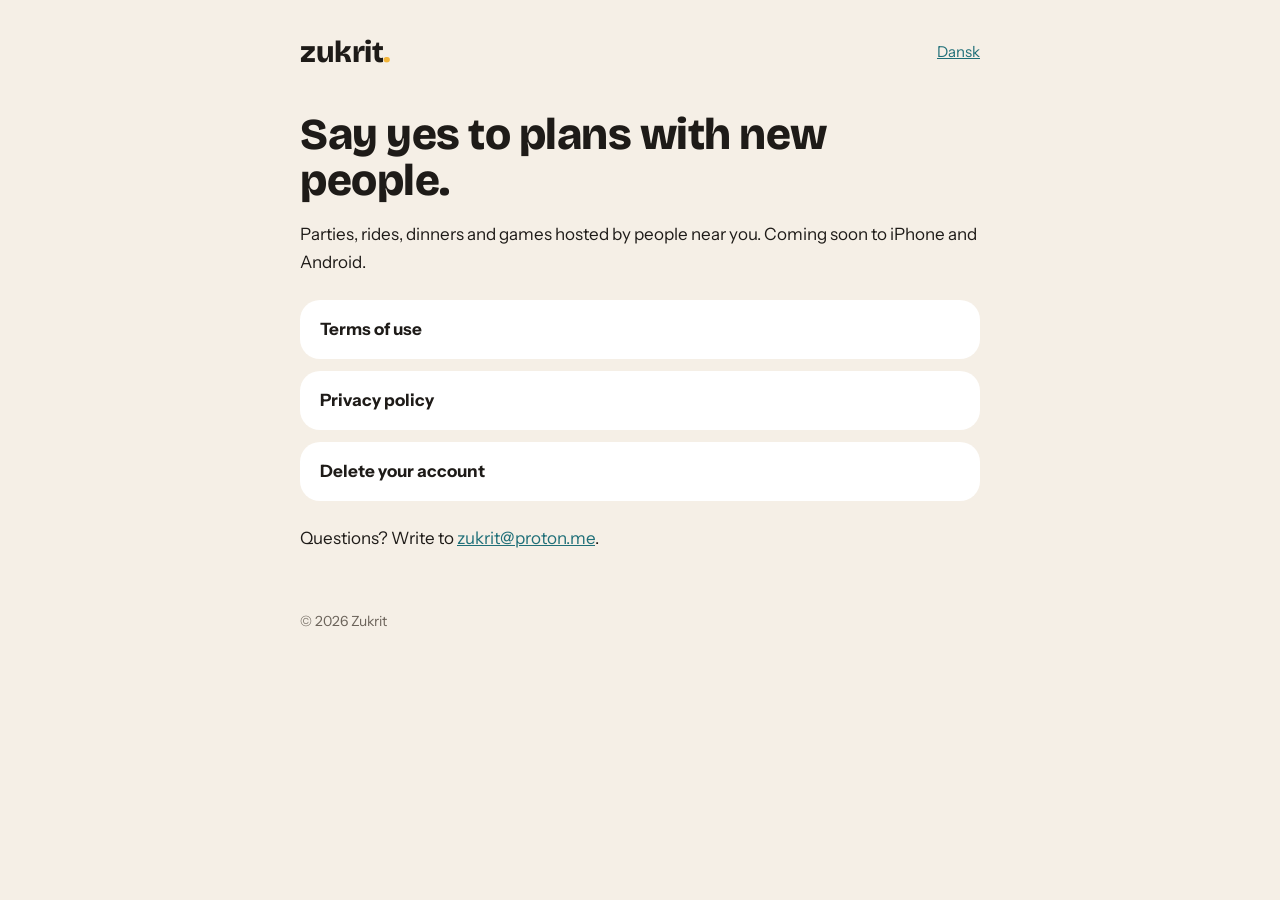
<file: index.html>
<!doctype html>
<html lang="en">
<head>
<meta charset="utf-8">
<meta name="viewport" content="width=device-width, initial-scale=1">
<link rel="preconnect" href="https://fonts.googleapis.com">
<link rel="preconnect" href="https://fonts.gstatic.com" crossorigin>
<link href="https://fonts.googleapis.com/css2?family=Bricolage+Grotesque:wght@700;800&family=Instrument+Sans:wght@400;600;700&display=swap" rel="stylesheet">
<link rel="stylesheet" href="/style.css">
<title>Zukrit</title>
<meta name="description" content="Parties, rides, dinners and games hosted by people near you.">
</head>
<body>
<header>
  <a class="logo" href="/">zukrit<span>.</span></a>
  <a class="lang" href="/da/">Dansk</a>
</header>
<main>
  <h1>Say yes to plans with new people.</h1>
  <p>Parties, rides, dinners and games hosted by people near you. Coming soon to iPhone and Android.</p>
  <ul class="links">
    <li><a href="/terms">Terms of use</a></li>
    <li><a href="/privacy">Privacy policy</a></li>
    <li><a href="/delete-account">Delete your account</a></li>
  </ul>
  <p>Questions? Write to <a href="mailto:zukrit@proton.me">zukrit@proton.me</a>.</p>
</main>
<footer>© 2026 Zukrit</footer>
</body>
</html>
</file>
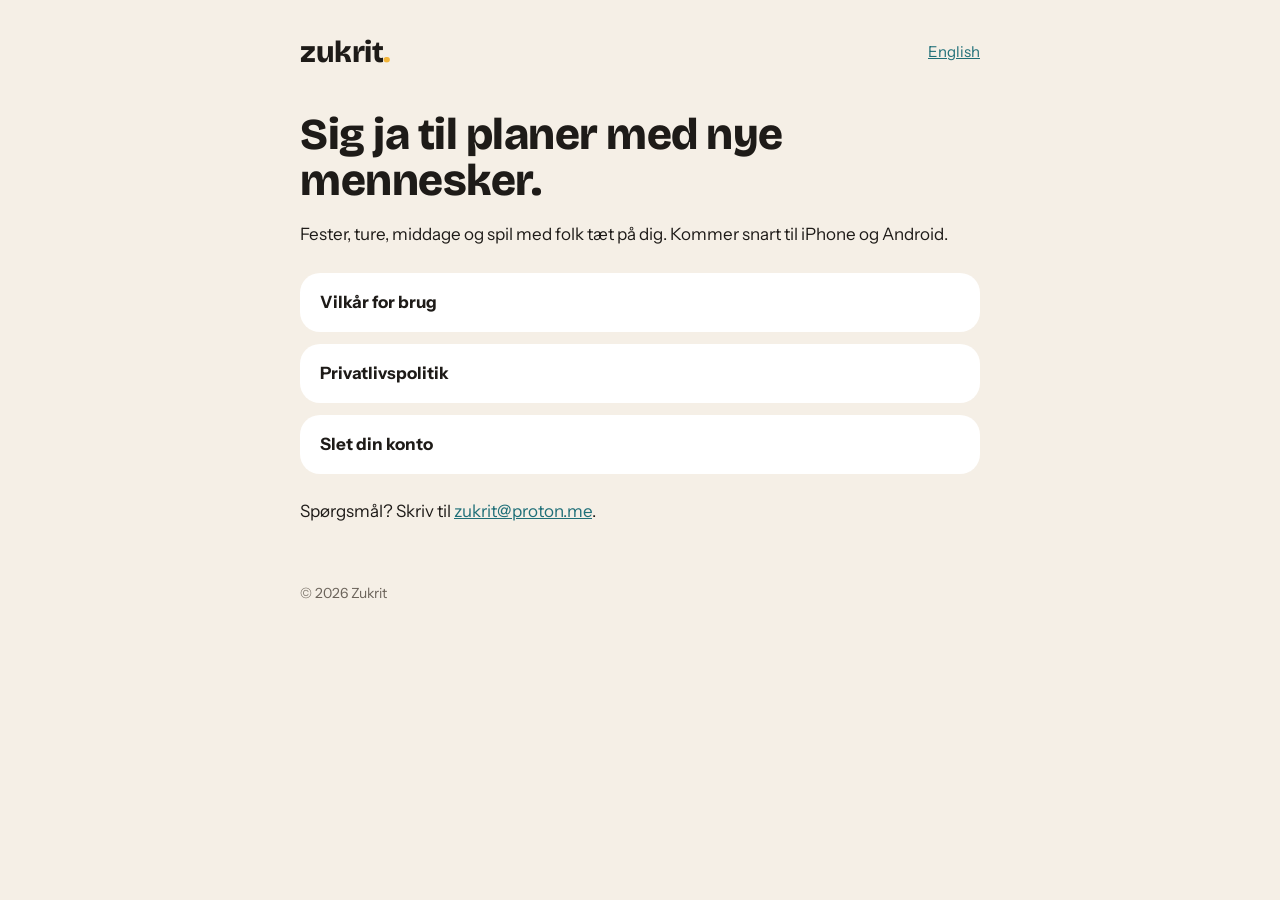
<file: da/index.html>
<!doctype html>
<html lang="da">
<head>
<meta charset="utf-8">
<meta name="viewport" content="width=device-width, initial-scale=1">
<link rel="preconnect" href="https://fonts.googleapis.com">
<link rel="preconnect" href="https://fonts.gstatic.com" crossorigin>
<link href="https://fonts.googleapis.com/css2?family=Bricolage+Grotesque:wght@700;800&family=Instrument+Sans:wght@400;600;700&display=swap" rel="stylesheet">
<link rel="stylesheet" href="/style.css">
<title>Zukrit</title>
<meta name="description" content="Fester, ture, middage og spil med folk tæt på dig.">
</head>
<body>
<header>
  <a class="logo" href="/da/">zukrit<span>.</span></a>
  <a class="lang" href="/">English</a>
</header>
<main>
  <h1>Sig ja til planer med nye mennesker.</h1>
  <p>Fester, ture, middage og spil med folk tæt på dig. Kommer snart til iPhone og Android.</p>
  <ul class="links">
    <li><a href="/da/terms">Vilkår for brug</a></li>
    <li><a href="/da/privacy">Privatlivspolitik</a></li>
    <li><a href="/da/delete-account">Slet din konto</a></li>
  </ul>
  <p>Spørgsmål? Skriv til <a href="mailto:zukrit@proton.me">zukrit@proton.me</a>.</p>
</main>
<footer>© 2026 Zukrit</footer>
</body>
</html>
</file>
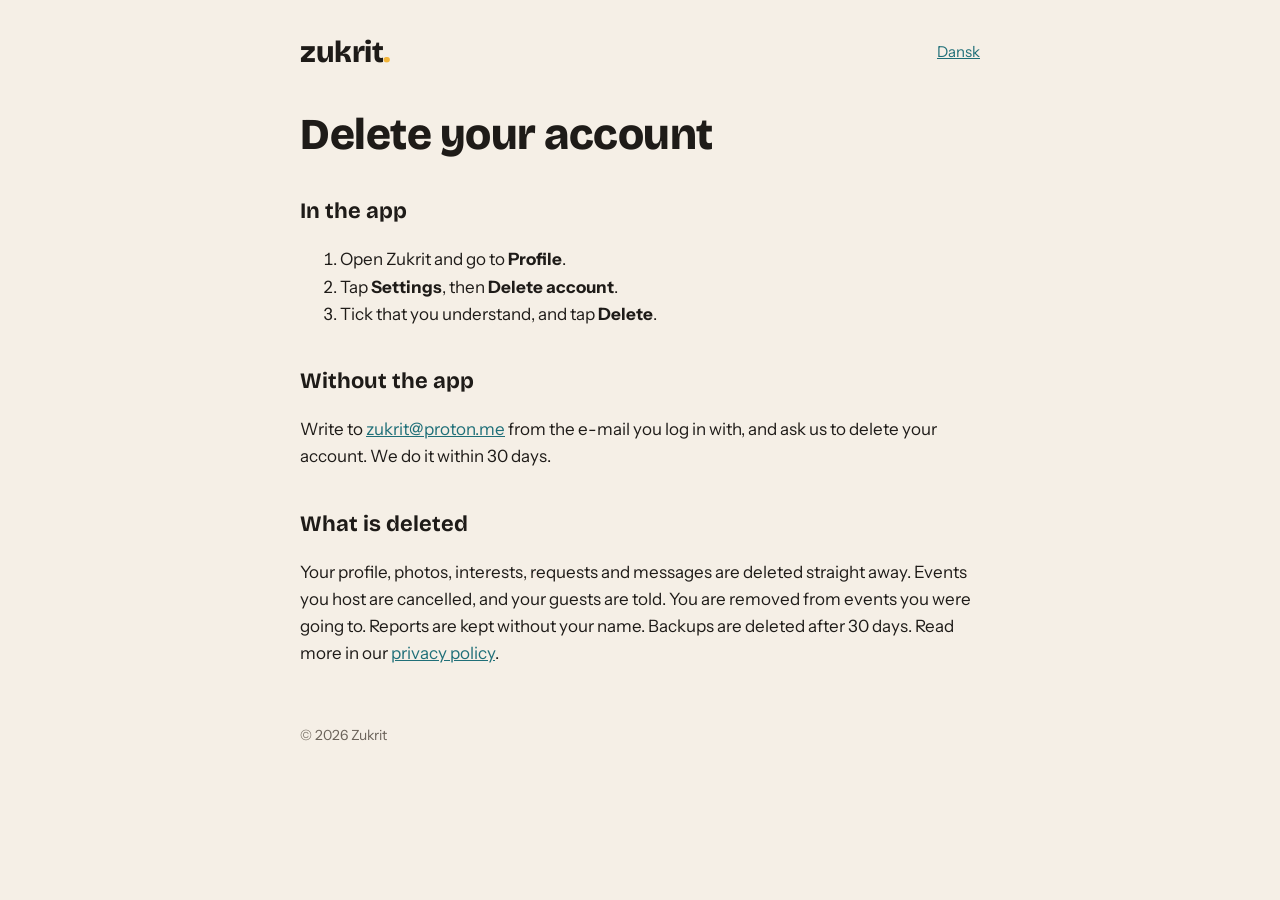
<file: delete-account.html>
<!doctype html>
<html lang="en">
<head>
<meta charset="utf-8">
<meta name="viewport" content="width=device-width, initial-scale=1">
<link rel="preconnect" href="https://fonts.googleapis.com">
<link rel="preconnect" href="https://fonts.gstatic.com" crossorigin>
<link href="https://fonts.googleapis.com/css2?family=Bricolage+Grotesque:wght@700;800&family=Instrument+Sans:wght@400;600;700&display=swap" rel="stylesheet">
<link rel="stylesheet" href="/style.css">
<title>Delete your account · Zukrit</title>
</head>
<body>
<header>
  <a class="logo" href="/">zukrit<span>.</span></a>
  <a class="lang" href="/da/delete-account">Dansk</a>
</header>
<main>
  <h1>Delete your account</h1>
  <h2>In the app</h2>
  <ol>
    <li>Open Zukrit and go to <strong>Profile</strong>.</li>
    <li>Tap <strong>Settings</strong>, then <strong>Delete account</strong>.</li>
    <li>Tick that you understand, and tap <strong>Delete</strong>.</li>
  </ol>
  <h2>Without the app</h2>
  <p>Write to <a href="mailto:zukrit@proton.me">zukrit@proton.me</a> from the e-mail you log in with, and ask us to delete your account. We do it within 30 days.</p>
  <h2>What is deleted</h2>
  <p>Your profile, photos, interests, requests and messages are deleted straight away. Events you host are cancelled, and your guests are told. You are removed from events you were going to. Reports are kept without your name. Backups are deleted after 30 days. Read more in our <a href="/privacy">privacy policy</a>.</p>
</main>
<footer>© 2026 Zukrit</footer>
</body>
</html>
</file>
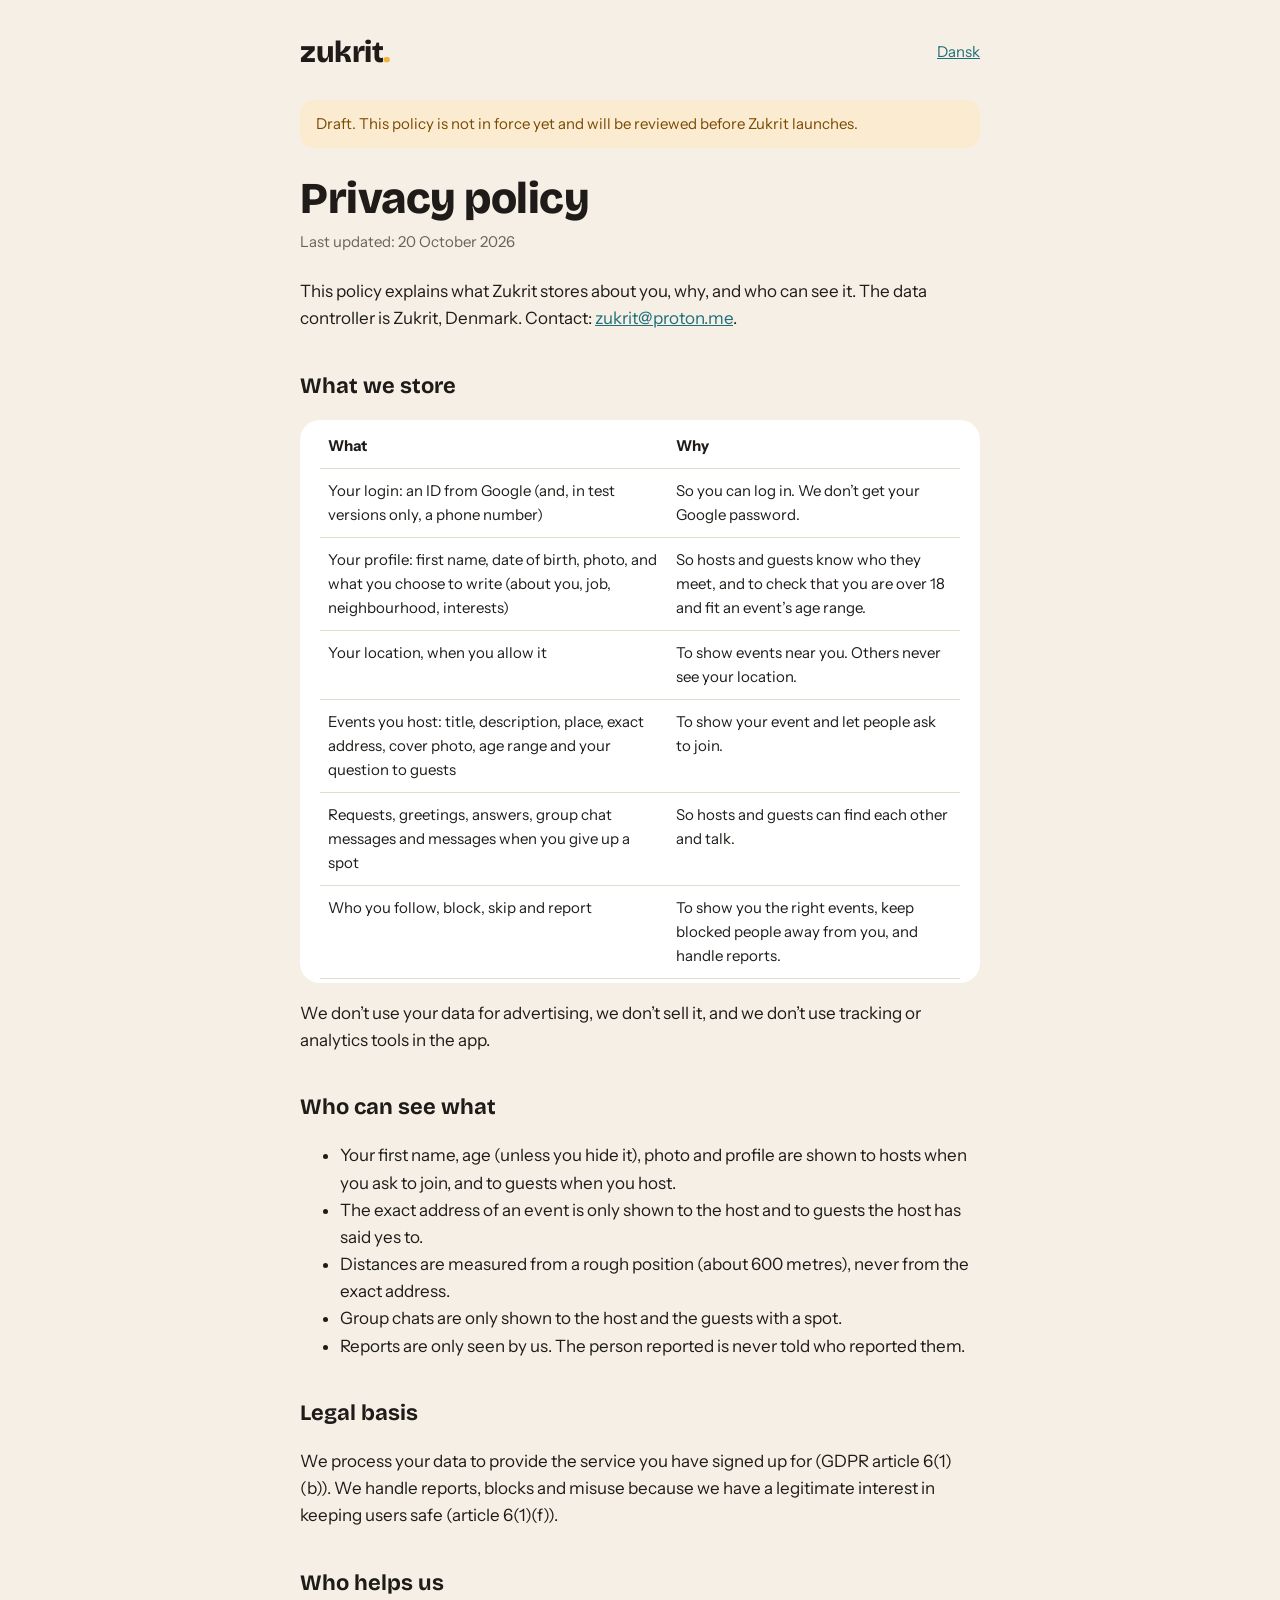
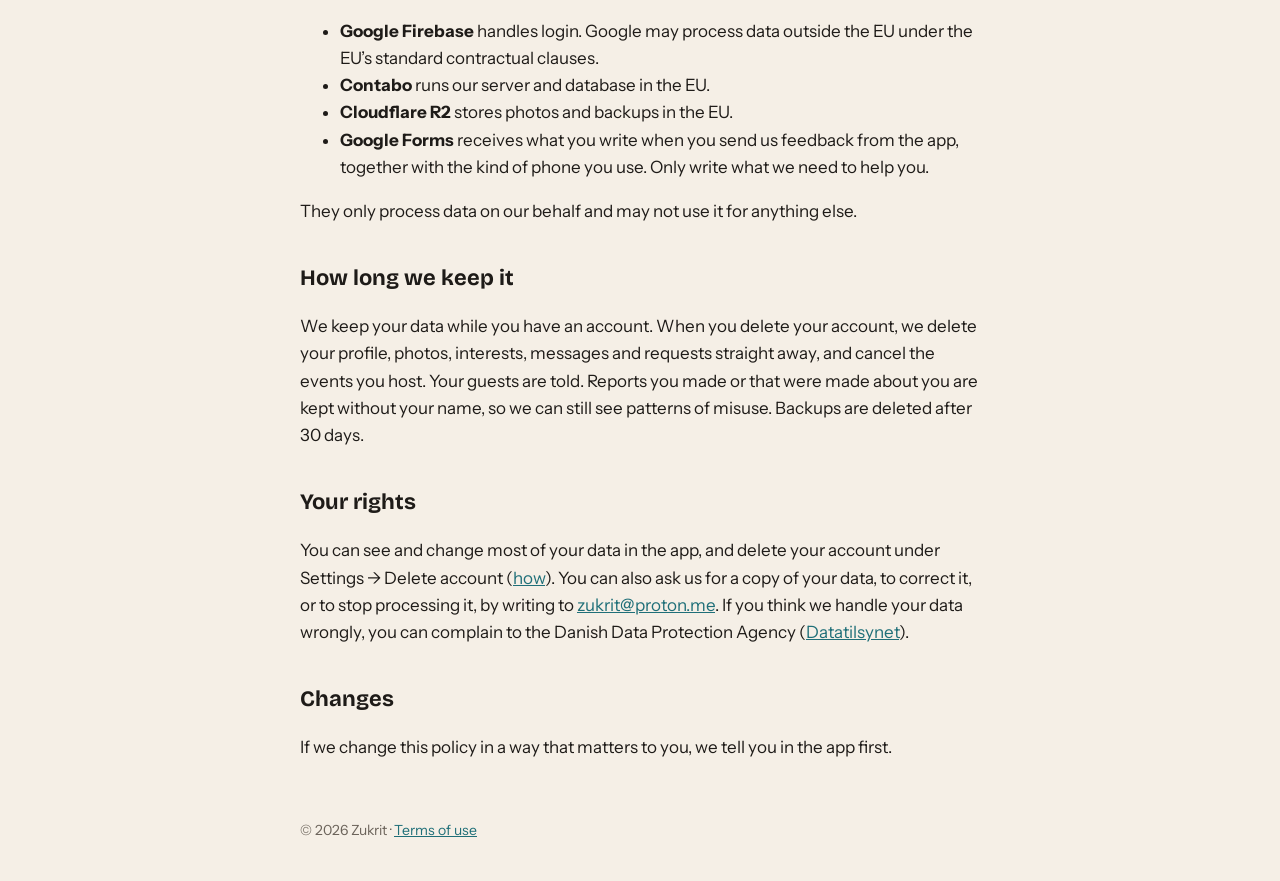
<file: privacy.html>
<!doctype html>
<html lang="en">
<head>
<meta charset="utf-8">
<meta name="viewport" content="width=device-width, initial-scale=1">
<link rel="preconnect" href="https://fonts.googleapis.com">
<link rel="preconnect" href="https://fonts.gstatic.com" crossorigin>
<link href="https://fonts.googleapis.com/css2?family=Bricolage+Grotesque:wght@700;800&family=Instrument+Sans:wght@400;600;700&display=swap" rel="stylesheet">
<link rel="stylesheet" href="/style.css">
<title>Privacy policy · Zukrit</title>
</head>
<body>
<header>
  <a class="logo" href="/">zukrit<span>.</span></a>
  <a class="lang" href="/da/privacy">Dansk</a>
</header>
<main>
  <p class="draft">Draft. This policy is not in force yet and will be reviewed before Zukrit launches.</p>
  <h1>Privacy policy</h1>
  <p class="updated">Last updated: 20 October 2026</p>

  <p>This policy explains what Zukrit stores about you, why, and who can see it. The data controller is Zukrit, Denmark. Contact: <a href="mailto:zukrit@proton.me">zukrit@proton.me</a>.</p>

  <h2>What we store</h2>
  <div class="card">
  <table>
    <tr><th>What</th><th>Why</th></tr>
    <tr><td>Your login: an ID from Google (and, in test versions only, a phone number)</td><td>So you can log in. We don’t get your Google password.</td></tr>
    <tr><td>Your profile: first name, date of birth, photo, and what you choose to write (about you, job, neighbourhood, interests)</td><td>So hosts and guests know who they meet, and to check that you are over 18 and fit an event’s age range.</td></tr>
    <tr><td>Your location, when you allow it</td><td>To show events near you. Others never see your location.</td></tr>
    <tr><td>Events you host: title, description, place, exact address, cover photo, age range and your question to guests</td><td>To show your event and let people ask to join.</td></tr>
    <tr><td>Requests, greetings, answers, group chat messages and messages when you give up a spot</td><td>So hosts and guests can find each other and talk.</td></tr>
    <tr><td>Who you follow, block, skip and report</td><td>To show you the right events, keep blocked people away from you, and handle reports.</td></tr>
  </table>
  </div>
  <p>We don’t use your data for advertising, we don’t sell it, and we don’t use tracking or analytics tools in the app.</p>

  <h2>Who can see what</h2>
  <ul>
    <li>Your first name, age (unless you hide it), photo and profile are shown to hosts when you ask to join, and to guests when you host.</li>
    <li>The exact address of an event is only shown to the host and to guests the host has said yes to.</li>
    <li>Distances are measured from a rough position (about 600 metres), never from the exact address.</li>
    <li>Group chats are only shown to the host and the guests with a spot.</li>
    <li>Reports are only seen by us. The person reported is never told who reported them.</li>
  </ul>

  <h2>Legal basis</h2>
  <p>We process your data to provide the service you have signed up for (GDPR article 6(1)(b)). We handle reports, blocks and misuse because we have a legitimate interest in keeping users safe (article 6(1)(f)).</p>

  <h2>Who helps us</h2>
  <ul>
    <li><strong>Google Firebase</strong> handles login. Google may process data outside the EU under the EU’s standard contractual clauses.</li>
    <li><strong>Contabo</strong> runs our server and database in the EU.</li>
    <li><strong>Cloudflare R2</strong> stores photos and backups in the EU.</li>
    <li><strong>Google Forms</strong> receives what you write when you send us feedback from the app, together with the kind of phone you use. Only write what we need to help you.</li>
  </ul>
  <p>They only process data on our behalf and may not use it for anything else.</p>

  <h2>How long we keep it</h2>
  <p>We keep your data while you have an account. When you delete your account, we delete your profile, photos, interests, messages and requests straight away, and cancel the events you host. Your guests are told. Reports you made or that were made about you are kept without your name, so we can still see patterns of misuse. Backups are deleted after 30 days.</p>

  <h2>Your rights</h2>
  <p>You can see and change most of your data in the app, and delete your account under Settings → Delete account (<a href="/delete-account">how</a>). You can also ask us for a copy of your data, to correct it, or to stop processing it, by writing to <a href="mailto:zukrit@proton.me">zukrit@proton.me</a>. If you think we handle your data wrongly, you can complain to the Danish Data Protection Agency (<a href="https://www.datatilsynet.dk">Datatilsynet</a>).</p>

  <h2>Changes</h2>
  <p>If we change this policy in a way that matters to you, we tell you in the app first.</p>
</main>
<footer>© 2026 Zukrit · <a href="/terms">Terms of use</a></footer>
</body>
</html>
</file>
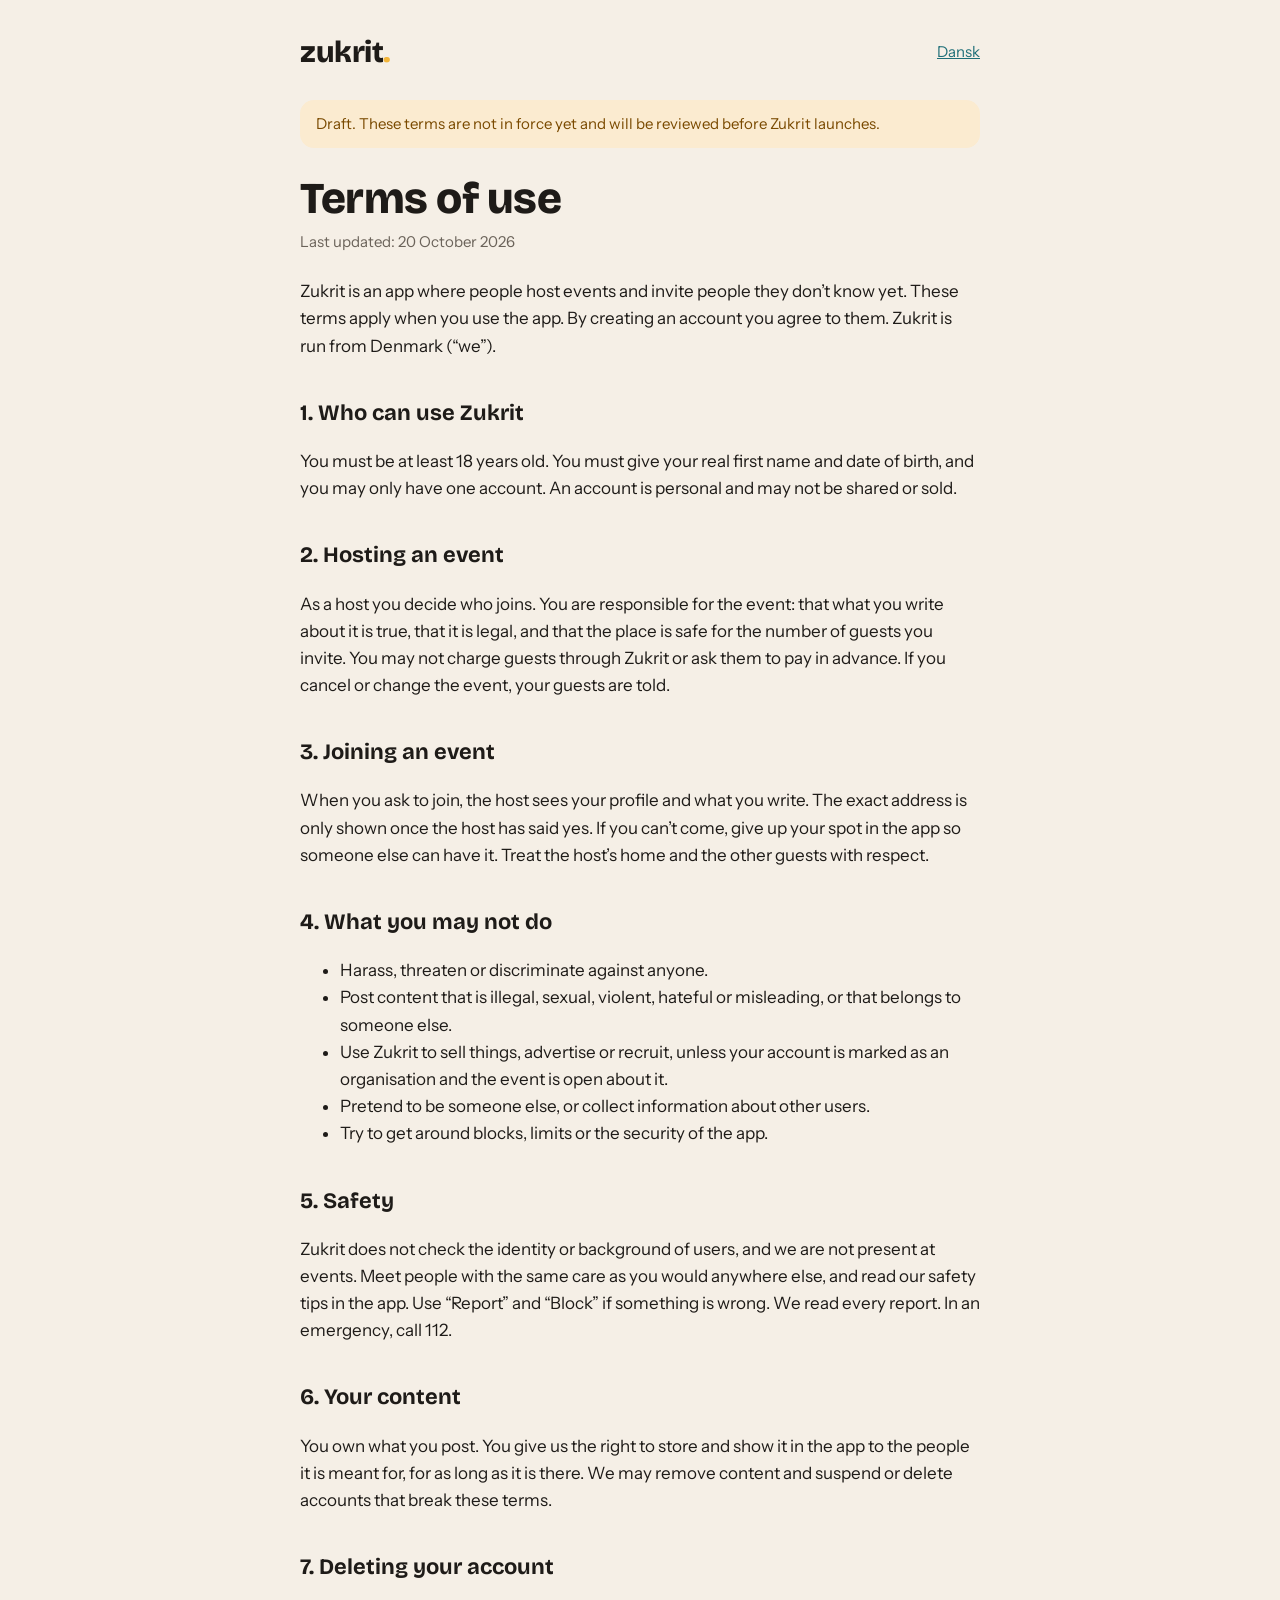
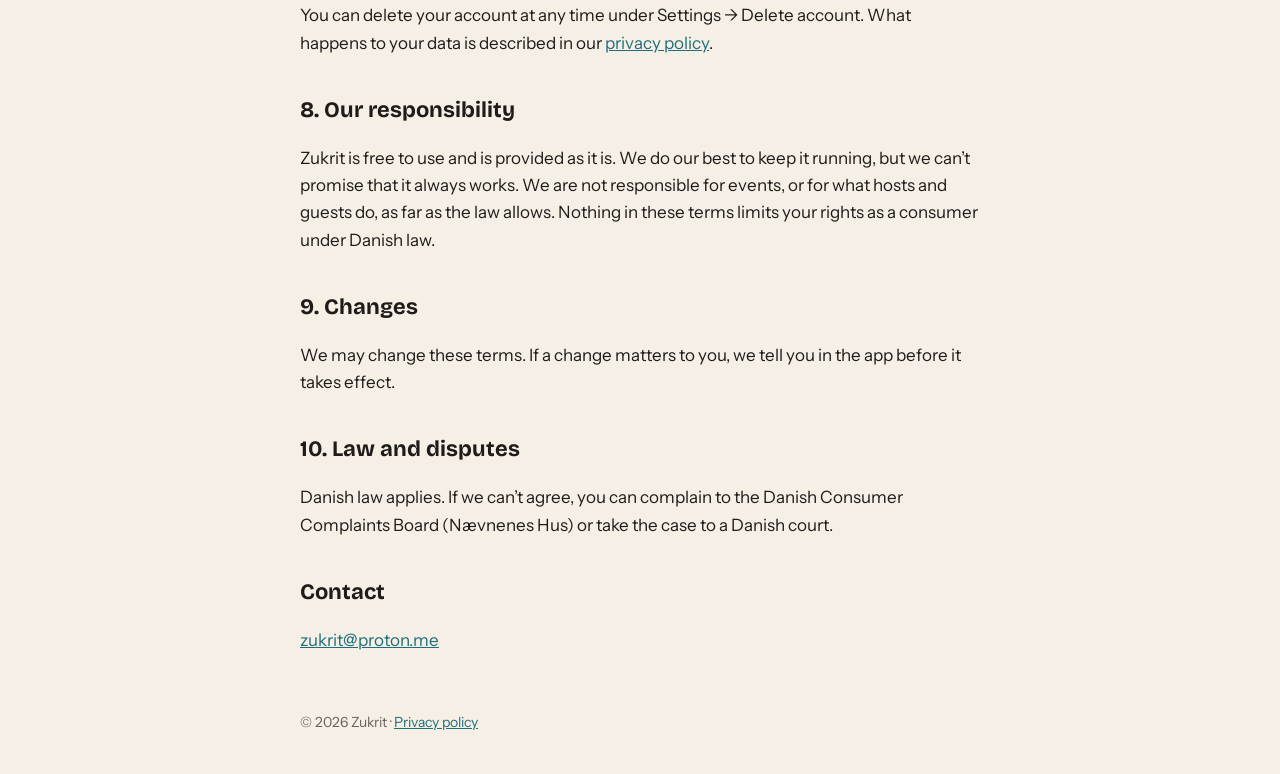
<file: terms.html>
<!doctype html>
<html lang="en">
<head>
<meta charset="utf-8">
<meta name="viewport" content="width=device-width, initial-scale=1">
<link rel="preconnect" href="https://fonts.googleapis.com">
<link rel="preconnect" href="https://fonts.gstatic.com" crossorigin>
<link href="https://fonts.googleapis.com/css2?family=Bricolage+Grotesque:wght@700;800&family=Instrument+Sans:wght@400;600;700&display=swap" rel="stylesheet">
<link rel="stylesheet" href="/style.css">
<title>Terms of use · Zukrit</title>
</head>
<body>
<header>
  <a class="logo" href="/">zukrit<span>.</span></a>
  <a class="lang" href="/da/terms">Dansk</a>
</header>
<main>
  <p class="draft">Draft. These terms are not in force yet and will be reviewed before Zukrit launches.</p>
  <h1>Terms of use</h1>
  <p class="updated">Last updated: 20 October 2026</p>

  <p>Zukrit is an app where people host events and invite people they don’t know yet. These terms apply when you use the app. By creating an account you agree to them. Zukrit is run from Denmark (“we”).</p>

  <h2>1. Who can use Zukrit</h2>
  <p>You must be at least 18 years old. You must give your real first name and date of birth, and you may only have one account. An account is personal and may not be shared or sold.</p>

  <h2>2. Hosting an event</h2>
  <p>As a host you decide who joins. You are responsible for the event: that what you write about it is true, that it is legal, and that the place is safe for the number of guests you invite. You may not charge guests through Zukrit or ask them to pay in advance. If you cancel or change the event, your guests are told.</p>

  <h2>3. Joining an event</h2>
  <p>When you ask to join, the host sees your profile and what you write. The exact address is only shown once the host has said yes. If you can’t come, give up your spot in the app so someone else can have it. Treat the host’s home and the other guests with respect.</p>

  <h2>4. What you may not do</h2>
  <ul>
    <li>Harass, threaten or discriminate against anyone.</li>
    <li>Post content that is illegal, sexual, violent, hateful or misleading, or that belongs to someone else.</li>
    <li>Use Zukrit to sell things, advertise or recruit, unless your account is marked as an organisation and the event is open about it.</li>
    <li>Pretend to be someone else, or collect information about other users.</li>
    <li>Try to get around blocks, limits or the security of the app.</li>
  </ul>

  <h2>5. Safety</h2>
  <p>Zukrit does not check the identity or background of users, and we are not present at events. Meet people with the same care as you would anywhere else, and read our safety tips in the app. Use “Report” and “Block” if something is wrong. We read every report. In an emergency, call 112.</p>

  <h2>6. Your content</h2>
  <p>You own what you post. You give us the right to store and show it in the app to the people it is meant for, for as long as it is there. We may remove content and suspend or delete accounts that break these terms.</p>

  <h2>7. Deleting your account</h2>
  <p>You can delete your account at any time under Settings → Delete account. What happens to your data is described in our <a href="/privacy">privacy policy</a>.</p>

  <h2>8. Our responsibility</h2>
  <p>Zukrit is free to use and is provided as it is. We do our best to keep it running, but we can’t promise that it always works. We are not responsible for events, or for what hosts and guests do, as far as the law allows. Nothing in these terms limits your rights as a consumer under Danish law.</p>

  <h2>9. Changes</h2>
  <p>We may change these terms. If a change matters to you, we tell you in the app before it takes effect.</p>

  <h2>10. Law and disputes</h2>
  <p>Danish law applies. If we can’t agree, you can complain to the Danish Consumer Complaints Board (Nævnenes Hus) or take the case to a Danish court.</p>

  <h2>Contact</h2>
  <p><a href="mailto:zukrit@proton.me">zukrit@proton.me</a></p>
</main>
<footer>© 2026 Zukrit · <a href="/privacy">Privacy policy</a></footer>
</body>
</html>
</file>
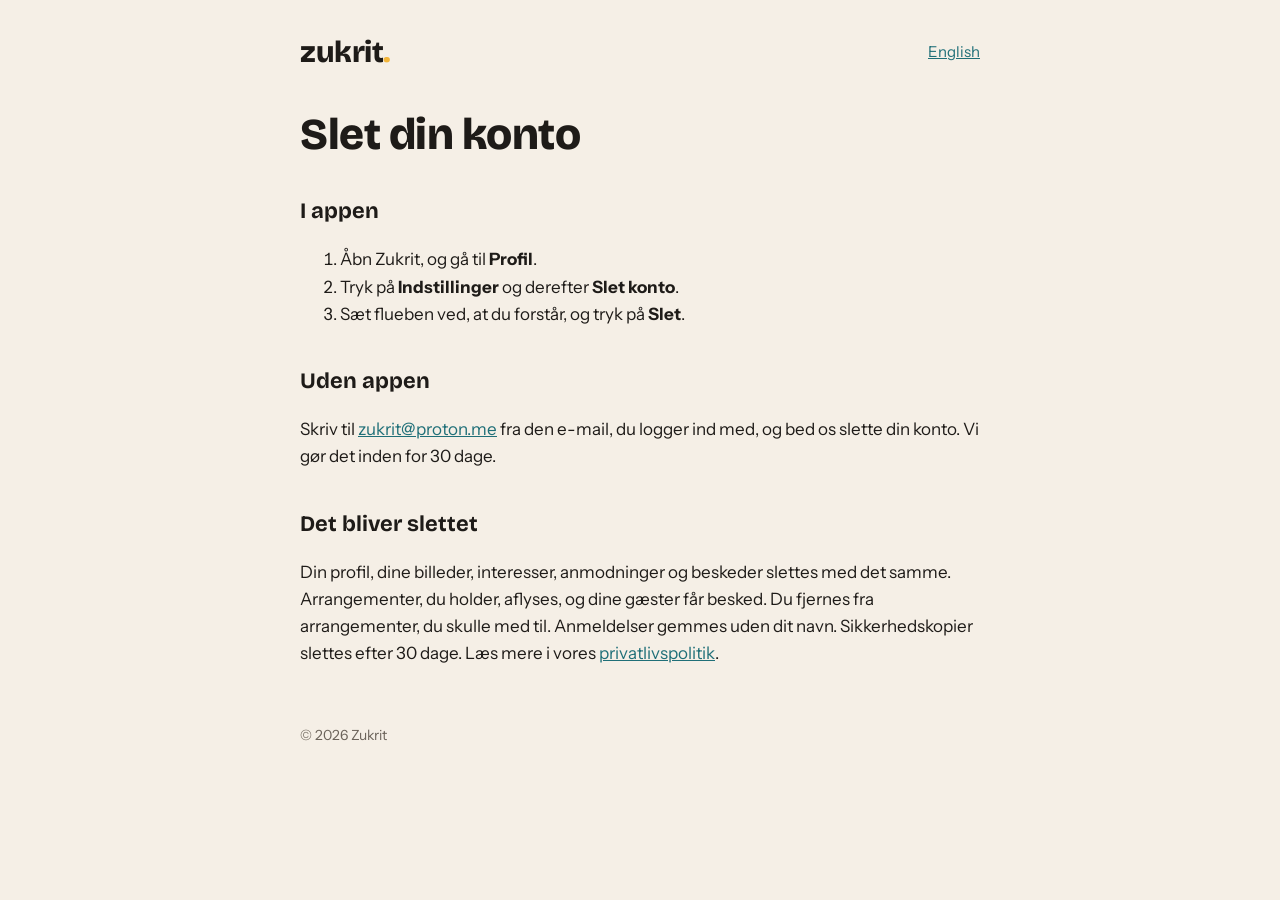
<file: da/delete-account.html>
<!doctype html>
<html lang="da">
<head>
<meta charset="utf-8">
<meta name="viewport" content="width=device-width, initial-scale=1">
<link rel="preconnect" href="https://fonts.googleapis.com">
<link rel="preconnect" href="https://fonts.gstatic.com" crossorigin>
<link href="https://fonts.googleapis.com/css2?family=Bricolage+Grotesque:wght@700;800&family=Instrument+Sans:wght@400;600;700&display=swap" rel="stylesheet">
<link rel="stylesheet" href="/style.css">
<title>Slet din konto · Zukrit</title>
</head>
<body>
<header>
  <a class="logo" href="/da/">zukrit<span>.</span></a>
  <a class="lang" href="/delete-account">English</a>
</header>
<main>
  <h1>Slet din konto</h1>
  <h2>I appen</h2>
  <ol>
    <li>Åbn Zukrit, og gå til <strong>Profil</strong>.</li>
    <li>Tryk på <strong>Indstillinger</strong> og derefter <strong>Slet konto</strong>.</li>
    <li>Sæt flueben ved, at du forstår, og tryk på <strong>Slet</strong>.</li>
  </ol>
  <h2>Uden appen</h2>
  <p>Skriv til <a href="mailto:zukrit@proton.me">zukrit@proton.me</a> fra den e-mail, du logger ind med, og bed os slette din konto. Vi gør det inden for 30 dage.</p>
  <h2>Det bliver slettet</h2>
  <p>Din profil, dine billeder, interesser, anmodninger og beskeder slettes med det samme. Arrangementer, du holder, aflyses, og dine gæster får besked. Du fjernes fra arrangementer, du skulle med til. Anmeldelser gemmes uden dit navn. Sikkerhedskopier slettes efter 30 dage. Læs mere i vores <a href="/da/privacy">privatlivspolitik</a>.</p>
</main>
<footer>© 2026 Zukrit</footer>
</body>
</html>
</file>
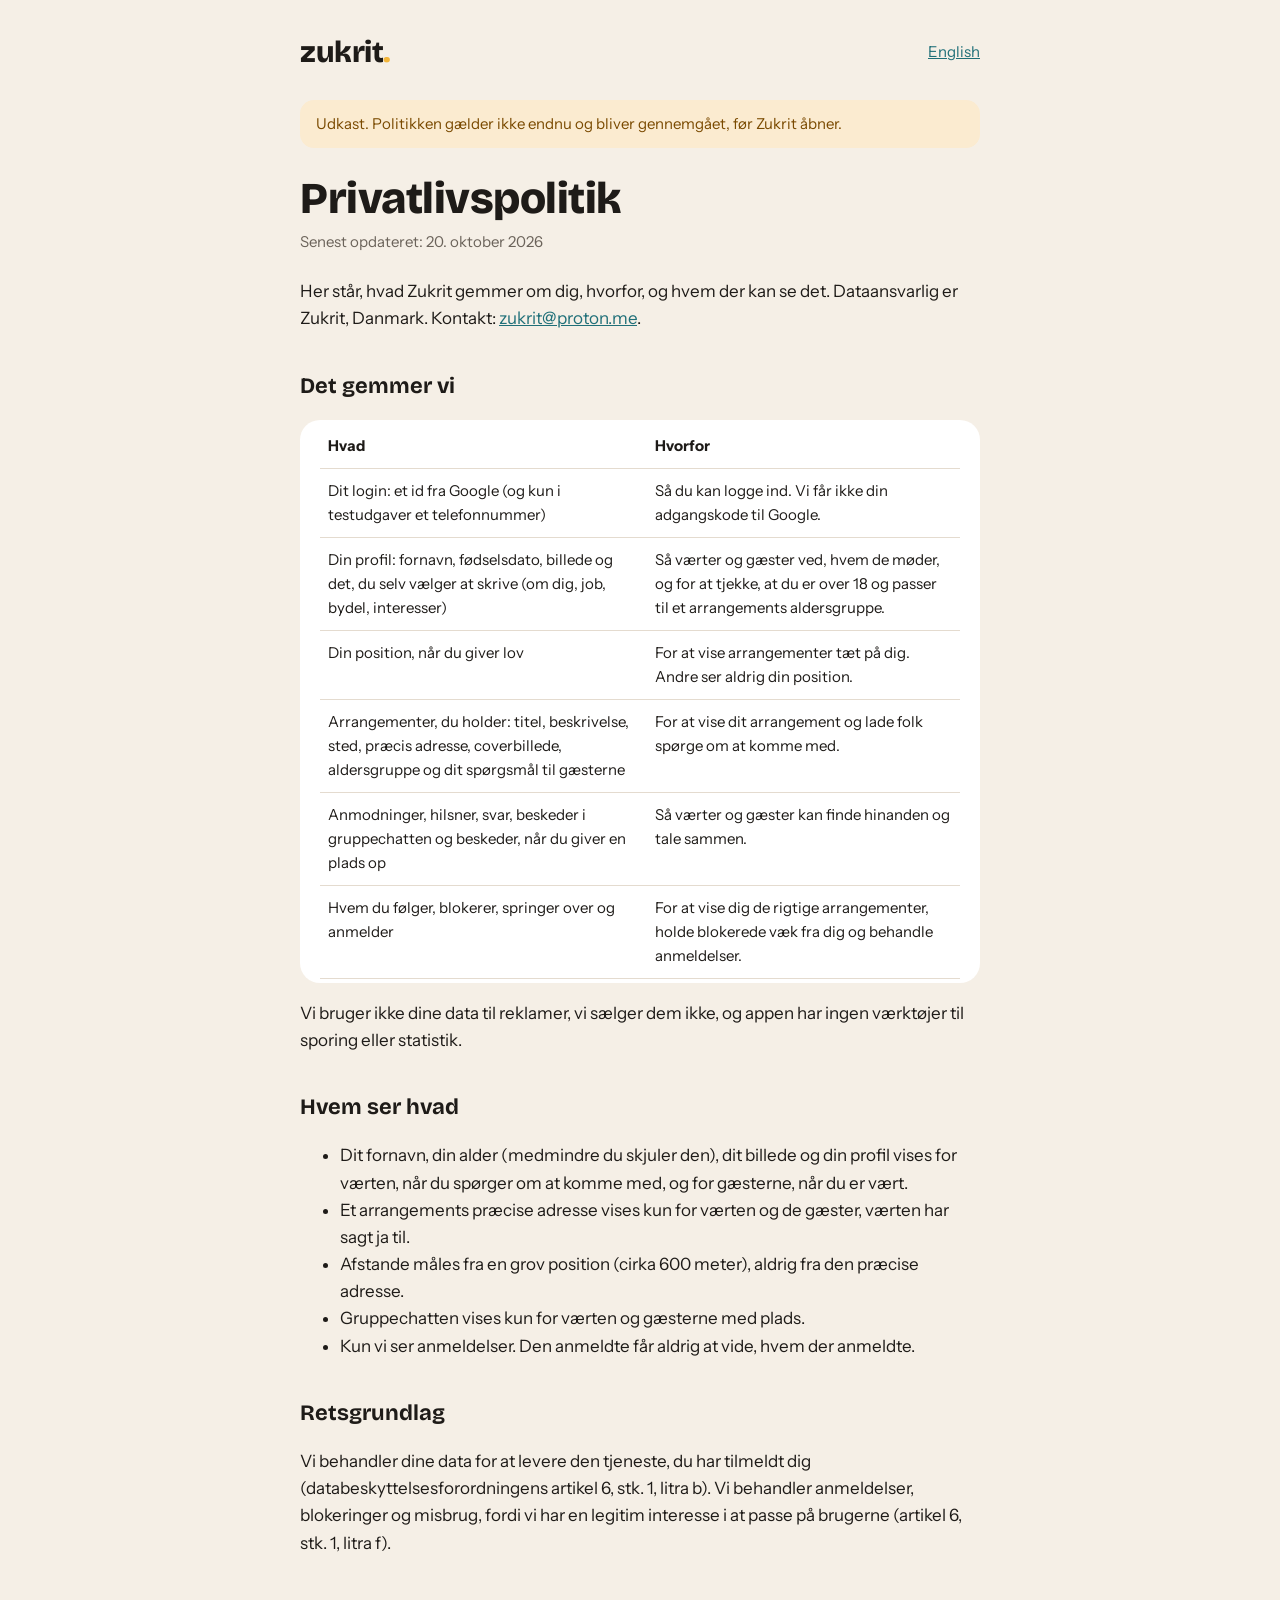
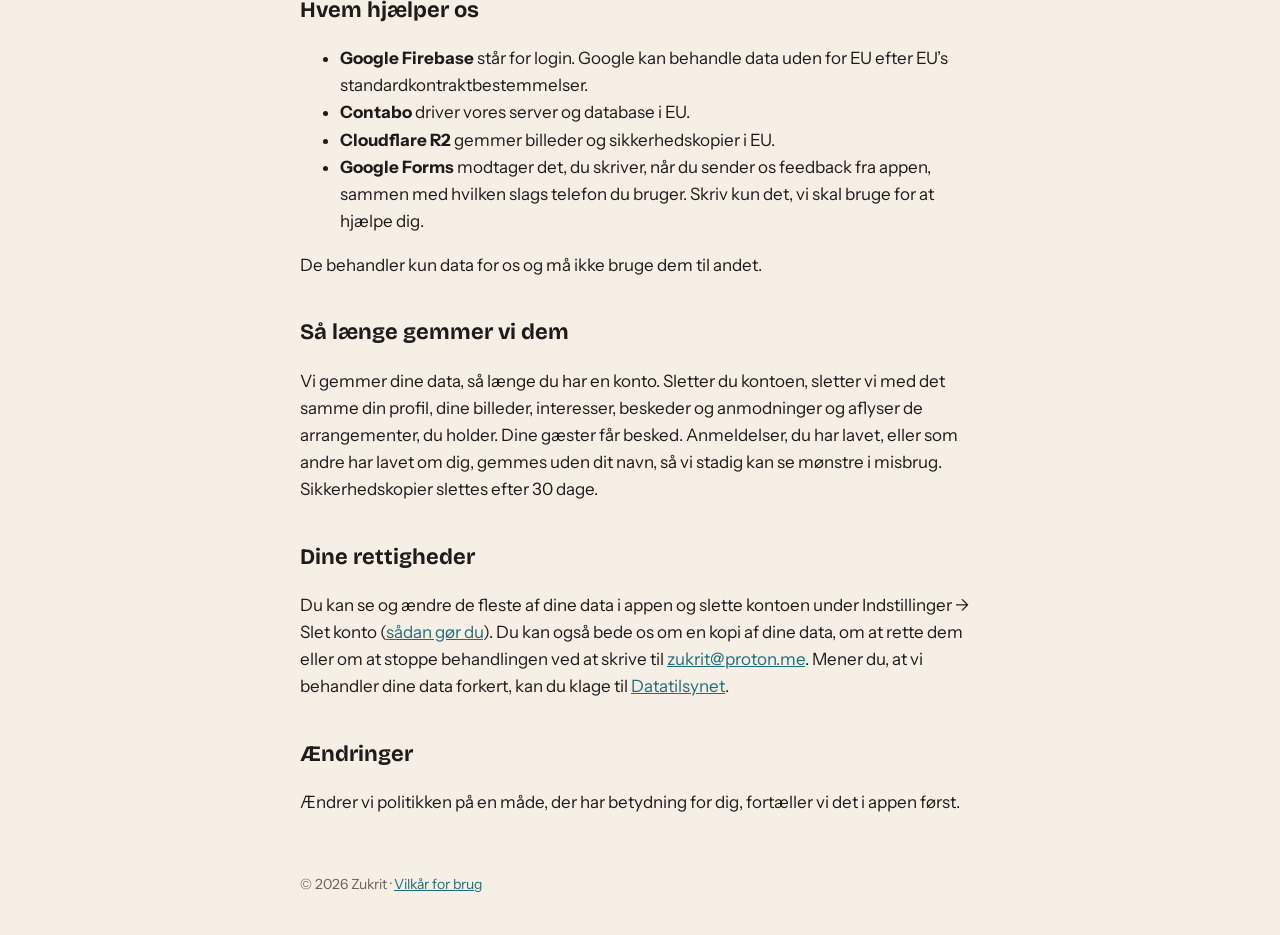
<file: da/privacy.html>
<!doctype html>
<html lang="da">
<head>
<meta charset="utf-8">
<meta name="viewport" content="width=device-width, initial-scale=1">
<link rel="preconnect" href="https://fonts.googleapis.com">
<link rel="preconnect" href="https://fonts.gstatic.com" crossorigin>
<link href="https://fonts.googleapis.com/css2?family=Bricolage+Grotesque:wght@700;800&family=Instrument+Sans:wght@400;600;700&display=swap" rel="stylesheet">
<link rel="stylesheet" href="/style.css">
<title>Privatlivspolitik · Zukrit</title>
</head>
<body>
<header>
  <a class="logo" href="/da/">zukrit<span>.</span></a>
  <a class="lang" href="/privacy">English</a>
</header>
<main>
  <p class="draft">Udkast. Politikken gælder ikke endnu og bliver gennemgået, før Zukrit åbner.</p>
  <h1>Privatlivspolitik</h1>
  <p class="updated">Senest opdateret: 20. oktober 2026</p>

  <p>Her står, hvad Zukrit gemmer om dig, hvorfor, og hvem der kan se det. Dataansvarlig er Zukrit, Danmark. Kontakt: <a href="mailto:zukrit@proton.me">zukrit@proton.me</a>.</p>

  <h2>Det gemmer vi</h2>
  <div class="card">
  <table>
    <tr><th>Hvad</th><th>Hvorfor</th></tr>
    <tr><td>Dit login: et id fra Google (og kun i testudgaver et telefonnummer)</td><td>Så du kan logge ind. Vi får ikke din adgangskode til Google.</td></tr>
    <tr><td>Din profil: fornavn, fødselsdato, billede og det, du selv vælger at skrive (om dig, job, bydel, interesser)</td><td>Så værter og gæster ved, hvem de møder, og for at tjekke, at du er over 18 og passer til et arrangements aldersgruppe.</td></tr>
    <tr><td>Din position, når du giver lov</td><td>For at vise arrangementer tæt på dig. Andre ser aldrig din position.</td></tr>
    <tr><td>Arrangementer, du holder: titel, beskrivelse, sted, præcis adresse, coverbillede, aldersgruppe og dit spørgsmål til gæsterne</td><td>For at vise dit arrangement og lade folk spørge om at komme med.</td></tr>
    <tr><td>Anmodninger, hilsner, svar, beskeder i gruppechatten og beskeder, når du giver en plads op</td><td>Så værter og gæster kan finde hinanden og tale sammen.</td></tr>
    <tr><td>Hvem du følger, blokerer, springer over og anmelder</td><td>For at vise dig de rigtige arrangementer, holde blokerede væk fra dig og behandle anmeldelser.</td></tr>
  </table>
  </div>
  <p>Vi bruger ikke dine data til reklamer, vi sælger dem ikke, og appen har ingen værktøjer til sporing eller statistik.</p>

  <h2>Hvem ser hvad</h2>
  <ul>
    <li>Dit fornavn, din alder (medmindre du skjuler den), dit billede og din profil vises for værten, når du spørger om at komme med, og for gæsterne, når du er vært.</li>
    <li>Et arrangements præcise adresse vises kun for værten og de gæster, værten har sagt ja til.</li>
    <li>Afstande måles fra en grov position (cirka 600 meter), aldrig fra den præcise adresse.</li>
    <li>Gruppechatten vises kun for værten og gæsterne med plads.</li>
    <li>Kun vi ser anmeldelser. Den anmeldte får aldrig at vide, hvem der anmeldte.</li>
  </ul>

  <h2>Retsgrundlag</h2>
  <p>Vi behandler dine data for at levere den tjeneste, du har tilmeldt dig (databeskyttelsesforordningens artikel 6, stk. 1, litra b). Vi behandler anmeldelser, blokeringer og misbrug, fordi vi har en legitim interesse i at passe på brugerne (artikel 6, stk. 1, litra f).</p>

  <h2>Hvem hjælper os</h2>
  <ul>
    <li><strong>Google Firebase</strong> står for login. Google kan behandle data uden for EU efter EU’s standardkontraktbestemmelser.</li>
    <li><strong>Contabo</strong> driver vores server og database i EU.</li>
    <li><strong>Cloudflare R2</strong> gemmer billeder og sikkerhedskopier i EU.</li>
    <li><strong>Google Forms</strong> modtager det, du skriver, når du sender os feedback fra appen, sammen med hvilken slags telefon du bruger. Skriv kun det, vi skal bruge for at hjælpe dig.</li>
  </ul>
  <p>De behandler kun data for os og må ikke bruge dem til andet.</p>

  <h2>Så længe gemmer vi dem</h2>
  <p>Vi gemmer dine data, så længe du har en konto. Sletter du kontoen, sletter vi med det samme din profil, dine billeder, interesser, beskeder og anmodninger og aflyser de arrangementer, du holder. Dine gæster får besked. Anmeldelser, du har lavet, eller som andre har lavet om dig, gemmes uden dit navn, så vi stadig kan se mønstre i misbrug. Sikkerhedskopier slettes efter 30 dage.</p>

  <h2>Dine rettigheder</h2>
  <p>Du kan se og ændre de fleste af dine data i appen og slette kontoen under Indstillinger → Slet konto (<a href="/da/delete-account">sådan gør du</a>). Du kan også bede os om en kopi af dine data, om at rette dem eller om at stoppe behandlingen ved at skrive til <a href="mailto:zukrit@proton.me">zukrit@proton.me</a>. Mener du, at vi behandler dine data forkert, kan du klage til <a href="https://www.datatilsynet.dk">Datatilsynet</a>.</p>

  <h2>Ændringer</h2>
  <p>Ændrer vi politikken på en måde, der har betydning for dig, fortæller vi det i appen først.</p>
</main>
<footer>© 2026 Zukrit · <a href="/da/terms">Vilkår for brug</a></footer>
</body>
</html>
</file>
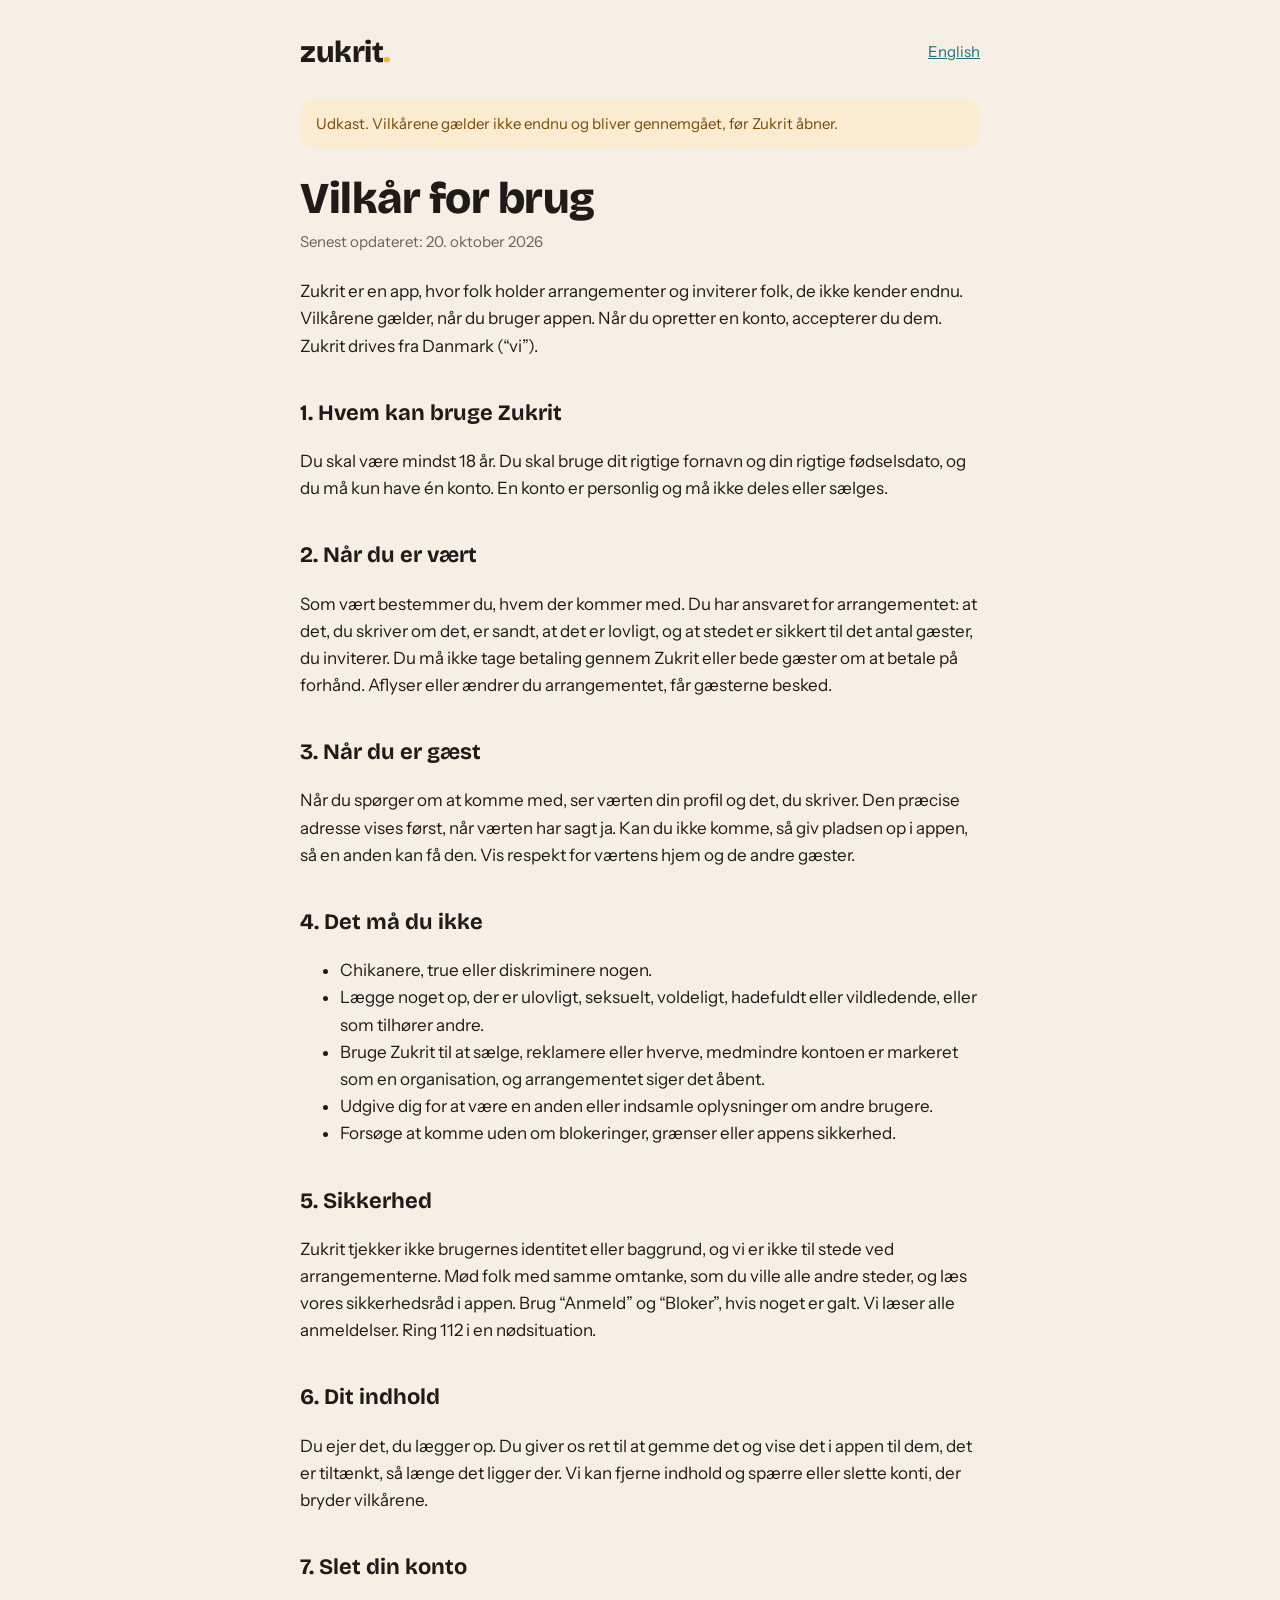
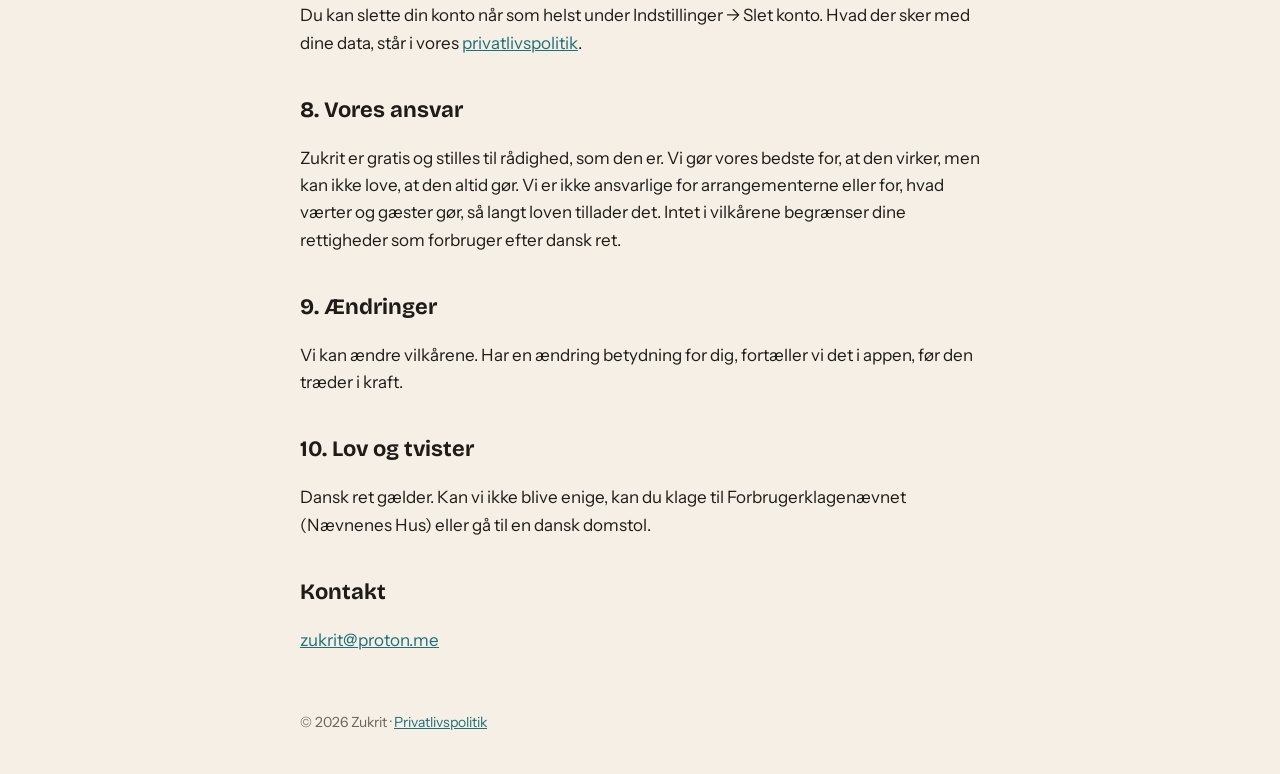
<file: da/terms.html>
<!doctype html>
<html lang="da">
<head>
<meta charset="utf-8">
<meta name="viewport" content="width=device-width, initial-scale=1">
<link rel="preconnect" href="https://fonts.googleapis.com">
<link rel="preconnect" href="https://fonts.gstatic.com" crossorigin>
<link href="https://fonts.googleapis.com/css2?family=Bricolage+Grotesque:wght@700;800&family=Instrument+Sans:wght@400;600;700&display=swap" rel="stylesheet">
<link rel="stylesheet" href="/style.css">
<title>Vilkår for brug · Zukrit</title>
</head>
<body>
<header>
  <a class="logo" href="/da/">zukrit<span>.</span></a>
  <a class="lang" href="/terms">English</a>
</header>
<main>
  <p class="draft">Udkast. Vilkårene gælder ikke endnu og bliver gennemgået, før Zukrit åbner.</p>
  <h1>Vilkår for brug</h1>
  <p class="updated">Senest opdateret: 20. oktober 2026</p>

  <p>Zukrit er en app, hvor folk holder arrangementer og inviterer folk, de ikke kender endnu. Vilkårene gælder, når du bruger appen. Når du opretter en konto, accepterer du dem. Zukrit drives fra Danmark (“vi”).</p>

  <h2>1. Hvem kan bruge Zukrit</h2>
  <p>Du skal være mindst 18 år. Du skal bruge dit rigtige fornavn og din rigtige fødselsdato, og du må kun have én konto. En konto er personlig og må ikke deles eller sælges.</p>

  <h2>2. Når du er vært</h2>
  <p>Som vært bestemmer du, hvem der kommer med. Du har ansvaret for arrangementet: at det, du skriver om det, er sandt, at det er lovligt, og at stedet er sikkert til det antal gæster, du inviterer. Du må ikke tage betaling gennem Zukrit eller bede gæster om at betale på forhånd. Aflyser eller ændrer du arrangementet, får gæsterne besked.</p>

  <h2>3. Når du er gæst</h2>
  <p>Når du spørger om at komme med, ser værten din profil og det, du skriver. Den præcise adresse vises først, når værten har sagt ja. Kan du ikke komme, så giv pladsen op i appen, så en anden kan få den. Vis respekt for værtens hjem og de andre gæster.</p>

  <h2>4. Det må du ikke</h2>
  <ul>
    <li>Chikanere, true eller diskriminere nogen.</li>
    <li>Lægge noget op, der er ulovligt, seksuelt, voldeligt, hadefuldt eller vildledende, eller som tilhører andre.</li>
    <li>Bruge Zukrit til at sælge, reklamere eller hverve, medmindre kontoen er markeret som en organisation, og arrangementet siger det åbent.</li>
    <li>Udgive dig for at være en anden eller indsamle oplysninger om andre brugere.</li>
    <li>Forsøge at komme uden om blokeringer, grænser eller appens sikkerhed.</li>
  </ul>

  <h2>5. Sikkerhed</h2>
  <p>Zukrit tjekker ikke brugernes identitet eller baggrund, og vi er ikke til stede ved arrangementerne. Mød folk med samme omtanke, som du ville alle andre steder, og læs vores sikkerhedsråd i appen. Brug “Anmeld” og “Bloker”, hvis noget er galt. Vi læser alle anmeldelser. Ring 112 i en nødsituation.</p>

  <h2>6. Dit indhold</h2>
  <p>Du ejer det, du lægger op. Du giver os ret til at gemme det og vise det i appen til dem, det er tiltænkt, så længe det ligger der. Vi kan fjerne indhold og spærre eller slette konti, der bryder vilkårene.</p>

  <h2>7. Slet din konto</h2>
  <p>Du kan slette din konto når som helst under Indstillinger → Slet konto. Hvad der sker med dine data, står i vores <a href="/da/privacy">privatlivspolitik</a>.</p>

  <h2>8. Vores ansvar</h2>
  <p>Zukrit er gratis og stilles til rådighed, som den er. Vi gør vores bedste for, at den virker, men kan ikke love, at den altid gør. Vi er ikke ansvarlige for arrangementerne eller for, hvad værter og gæster gør, så langt loven tillader det. Intet i vilkårene begrænser dine rettigheder som forbruger efter dansk ret.</p>

  <h2>9. Ændringer</h2>
  <p>Vi kan ændre vilkårene. Har en ændring betydning for dig, fortæller vi det i appen, før den træder i kraft.</p>

  <h2>10. Lov og tvister</h2>
  <p>Dansk ret gælder. Kan vi ikke blive enige, kan du klage til Forbrugerklagenævnet (Nævnenes Hus) eller gå til en dansk domstol.</p>

  <h2>Kontakt</h2>
  <p><a href="mailto:zukrit@proton.me">zukrit@proton.me</a></p>
</main>
<footer>© 2026 Zukrit · <a href="/da/privacy">Privatlivspolitik</a></footer>
</body>
</html>
</file>
<file: style.css>
:root {
  --bg: #F5EFE6;
  --card: #FFFFFF;
  --ink: #1E1B18;
  --muted: #6B635A;
  --primary: #1F6F78;
  --primary-deep: #16535A;
  --line: #E4DBCF;
  --warn-bg: #FBEBD0;
  --warn-ink: #7A4A00;
}

@media (prefers-color-scheme: dark) {
  :root {
    --bg: #171513;
    --card: #221F1C;
    --ink: #F2ECE4;
    --muted: #B3AA9F;
    --primary: #6FB7BF;
    --primary-deep: #8FCBD2;
    --line: #3A3530;
    --warn-bg: #3A2C14;
    --warn-ink: #F3D39A;
  }
}

* { box-sizing: border-box; }

body {
  margin: 0;
  background: var(--bg);
  color: var(--ink);
  font-family: "Instrument Sans", system-ui, -apple-system, "Segoe UI", sans-serif;
  font-size: 17px;
  line-height: 1.6;
}

a { color: var(--primary); }
a:hover { color: var(--primary-deep); }

header, main, footer {
  max-width: 720px;
  margin: 0 auto;
  padding: 0 20px;
}

header {
  display: flex;
  align-items: center;
  justify-content: space-between;
  gap: 16px;
  padding-top: 28px;
  padding-bottom: 8px;
}

.logo {
  font-family: "Bricolage Grotesque", system-ui, sans-serif;
  font-weight: 800;
  font-size: 30px;
  letter-spacing: -0.5px;
  color: var(--ink);
  text-decoration: none;
}

.logo span { color: #F2B53A; }

.lang { font-size: 15px; }

h1 {
  font-family: "Bricolage Grotesque", system-ui, sans-serif;
  font-weight: 800;
  font-size: clamp(32px, 7vw, 44px);
  line-height: 1.05;
  letter-spacing: -0.5px;
  margin: 28px 0 8px;
}

h2 {
  font-family: "Bricolage Grotesque", system-ui, sans-serif;
  font-weight: 700;
  font-size: 22px;
  margin: 36px 0 8px;
}

.updated { color: var(--muted); font-size: 15px; margin: 0 0 24px; }

.draft {
  background: var(--warn-bg);
  color: var(--warn-ink);
  border-radius: 14px;
  padding: 12px 16px;
  font-size: 15px;
  margin: 16px 0 0;
}

.card {
  background: var(--card);
  border-radius: 20px;
  padding: 4px 20px;
  margin: 16px 0;
}

.links { list-style: none; padding: 0; margin: 24px 0; }
.links li { margin: 0 0 12px; }
.links a {
  display: block;
  background: var(--card);
  border-radius: 20px;
  padding: 16px 20px;
  text-decoration: none;
  color: var(--ink);
  font-weight: 700;
}
.links a:hover { color: var(--primary); }

table { width: 100%; border-collapse: collapse; font-size: 15px; }
th, td { text-align: left; vertical-align: top; padding: 10px 8px; border-bottom: 1px solid var(--line); }
th { font-weight: 700; }

footer {
  color: var(--muted);
  font-size: 14px;
  padding-top: 40px;
  padding-bottom: 40px;
}
</file>
